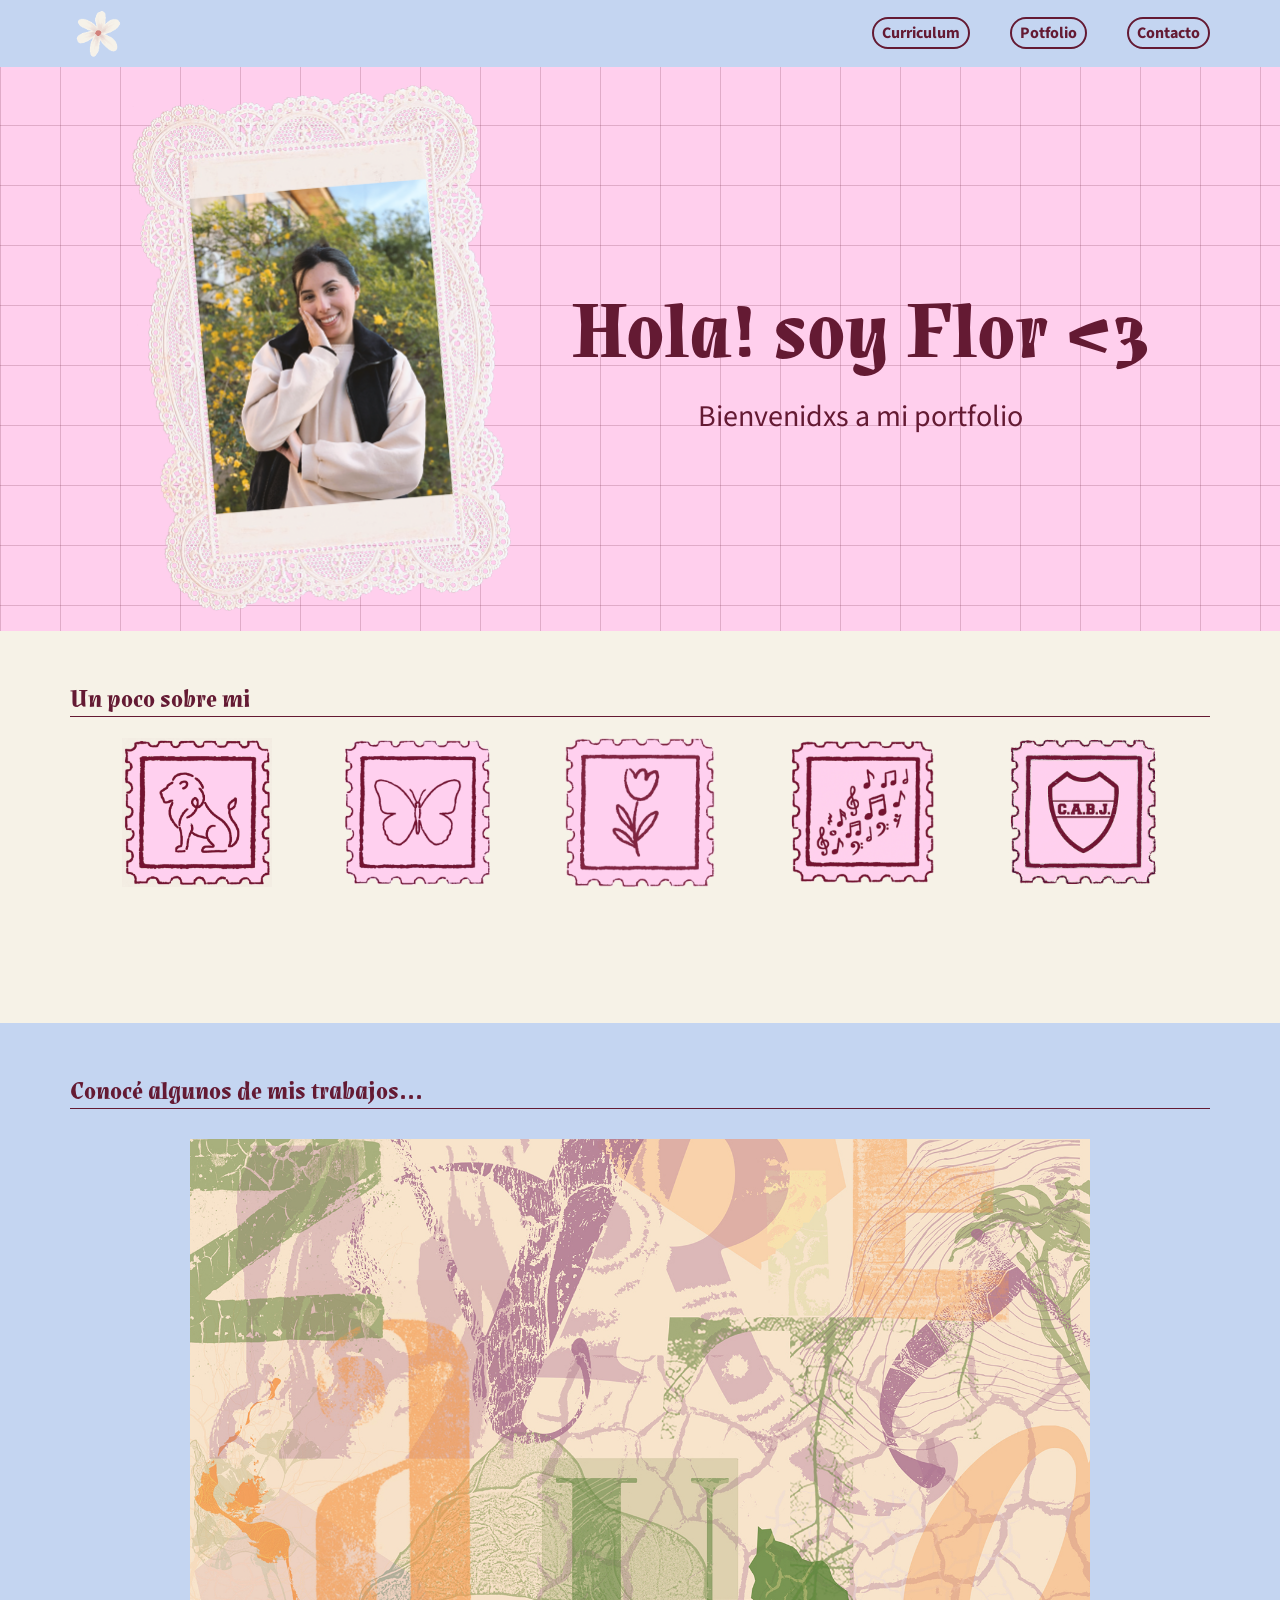
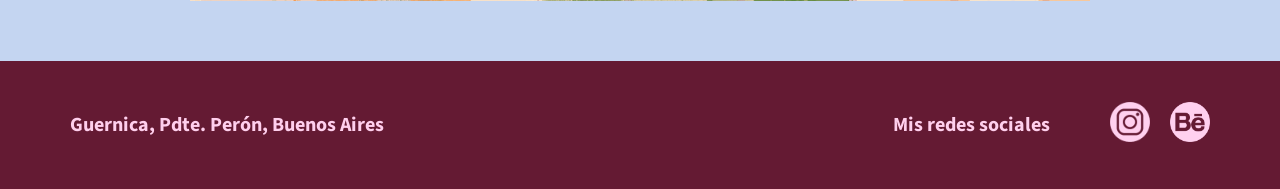
<file: index.html>
<!DOCTYPE html>
<html lang="es">

<head>
    <meta charset="utf-8" />
    <title>Florencia Costas</title>
    <link href="estilos.css" rel="stylesheet" type="text/css">
    <link rel="icon" href="img/icon.png" type="image/png">
    <style>
        @import url('https://fonts.googleapis.com/css2?family=Source+Sans+3:ital,wght@0,200..900;1,200..900&display=swap');
    </style>
</head>

<body>
    <header>
        <img src="img/flor-blanca.gif" alt="Florgif" width="60">
        <nav class="navegador">
            <a href="curriculum.html"> Curriculum</a>
            <a href="portfolio.html"> Potfolio</a>
            <a href="contacto.html"> Contacto</a>
        </nav>
    </header>

    <main>
        <section class="presentacion">
            <img src="img/florencia-img-portfolio.png" alt="Foto de Florencia Costas" width="380">
            <div class="texto-presentacion">
                <h1>Hola! soy Flor <3 </h1>
                    <h2>Bienvenidxs a mi portfolio</h2>
            </div>
        </section>

        <section class="mi-info">
            <h3>Un poco sobre mi</h3>
            <div class="estampillas">
                <div class="estampilla">
                    <img src="img/estampilla-leon_rosa.png" alt="Signo Leo" width="150">
                    <p class="descripcion">
                        Nací un 7 de agosto, soy de leo y sí, me gusta la astrología...
                    </p>
                </div>
                <div class="estampilla">
                    <img src="img/estampilla-mariposa_rosa.png" alt="Mariposa" width="150">
                    <p class="descripcion">
                        Me gustan mucho las mariposas, me parecen muy hermosas!
                    </p>
                </div>
                <div class="estampilla">
                    <img src="img/estampilla-flor_rosa-arreglada.png" alt="Flor" width="150">
                    <p class="descripcion">
                        Las flores me encantan y todo lo relacionado a la naturaleza.
                    </p>
                </div>
                <div class="estampilla">
                    <img src="img/estampilla-musica_rosa.png" alt="Musica" width="150">
                    <p class="descripcion">
                        De música, me gusta mucho escuchar rock nacional!
                    </p>
                </div>
                <div class="estampilla">
                    <img src="img/estampilla-boca_rosa.png" alt="Boca Juniors" width="150">
                    <p class="descripcion">
                        Me gusta mirar partidos de fútbol y obvio, soy hincha de Boocaaa
                    </p>
                </div>
            </div>
        </section>

        <section class="mi-portfolio">
            <h3>Conocé algunos de mis trabajos...</h3>
            <a href="portfolio.html" class="tarjeta-portfolio">
                <img src="img/atlas_5.jpg" alt="Imagen de un trabajo para el portfolio">
                <div class="capa-portfolio">
                    <h4>Mi Portfolio</h4>
                </div>
            </a>
        </section>
    </main>

    <footer>
        <p>Guernica, Pdte. Perón, Buenos Aires</p>
        <div class="redes">
            <p>Mis redes sociales</p>
            <ul class="redes">
                <li>
                    <a href="https://www.instagram.com/florrcostas/" target="_blank">
                        <img src="img/instagram.png" alt="instagram" width="40">
                    </a>
                </li>
                <li>
                    <a href="https://www.behance.net/florenciacostas" target="_blank">
                        <img src="img/behance.png" alt="Behance" width="40">
                    </a>
                </li>
            </ul>
        </div>
    </footer>
</body>
</file>
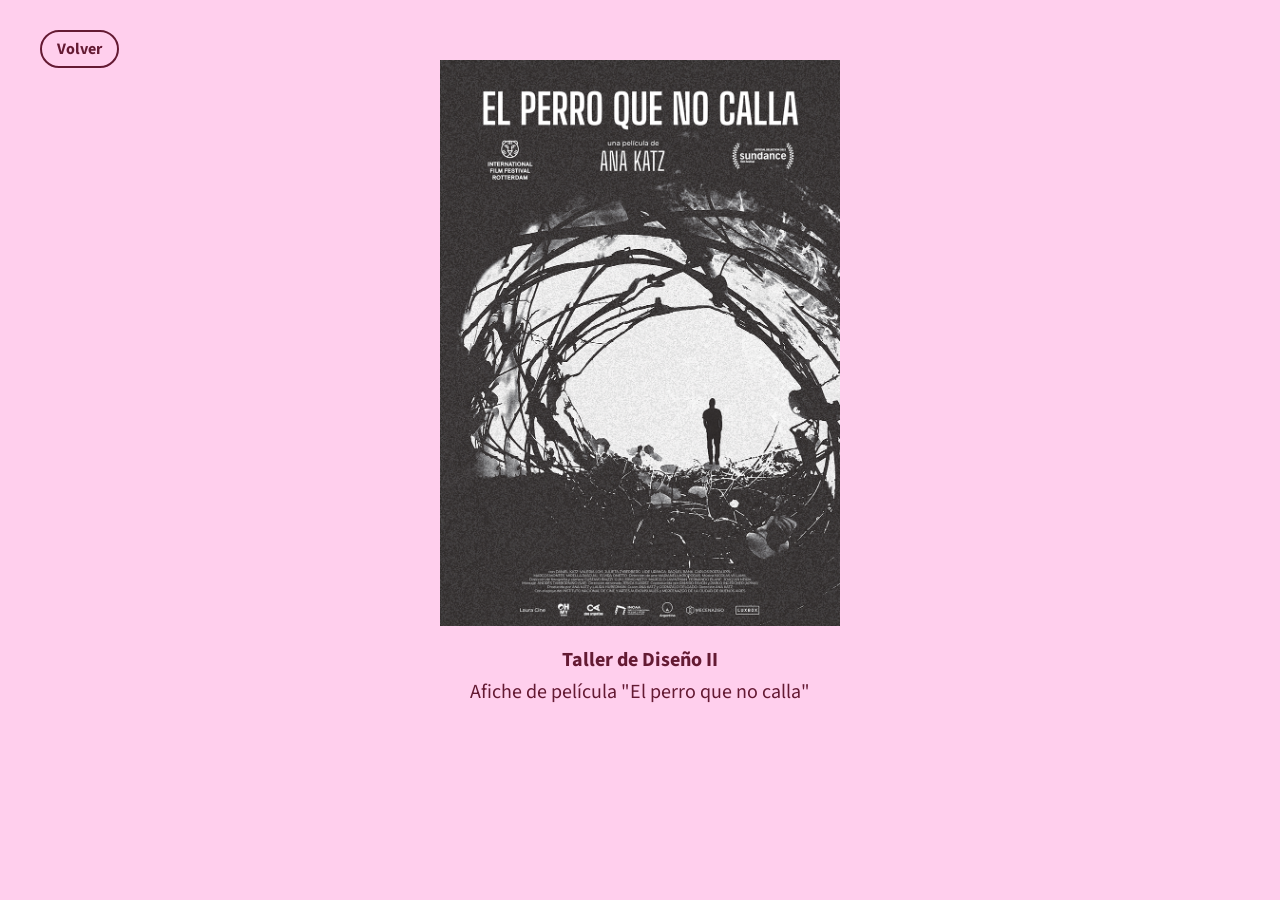
<file: afiche_pelicula.html>
<!DOCTYPE html>
<html lang="es">

<head>
    <meta charset="utf-8" />
    <title>Florencia Costas</title>
    <link href="estilos.css" rel="stylesheet" type="text/css">
    <link rel="icon" href="img/icon.png" type="image/png">
    <style>
        @import url('https://fonts.googleapis.com/css2?family=Source+Sans+3:ital,wght@0,200..900;1,200..900&display=swap');
    </style>
</head>

<body>
    <a href="portfolio.html" class="boton-volver">Volver</a>

    <main class="pagina-proyecto">
        <section class="detalle-proyecto">
            <img src="img/afiche_pelicula.jpg" alt="Afiche de película" width="400px">
                <h2>Taller de Diseño II </h2>
                <p>Afiche de película "El perro que no calla"</p>
        </section>
    </main>
</body>
</file>
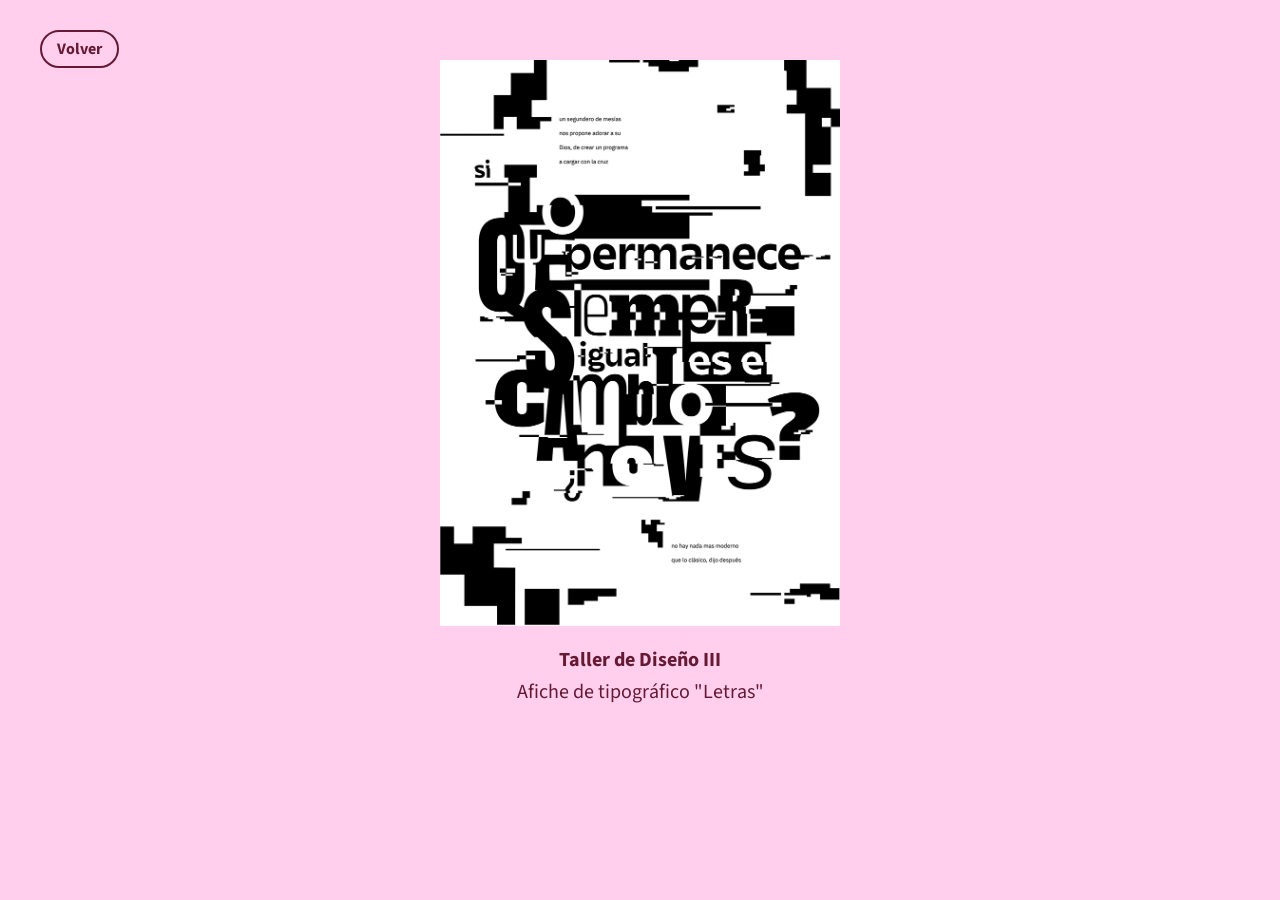
<file: afiche_tipografico.html>
<!DOCTYPE html>
<html lang="es">

<head>
    <meta charset="utf-8" />
    <title>Florencia Costas</title>
    <link href="estilos.css" rel="stylesheet" type="text/css">
    <link rel="icon" href="img/icon.png" type="image/png">
    <style>
        @import url('https://fonts.googleapis.com/css2?family=Source+Sans+3:ital,wght@0,200..900;1,200..900&display=swap');
    </style>
</head>

<body>
    <a href="portfolio.html" class="boton-volver">Volver</a>

    <main class="pagina-proyecto">
        <section class="detalle-proyecto">
            <img src="img/afiche_tipografico.jpg" alt="Afiche tipográfico" width="400px">
                <h2>Taller de Diseño III </h2>
                <p>Afiche de tipográfico "Letras"</p>
        </section>
    </main>
</body>
</file>
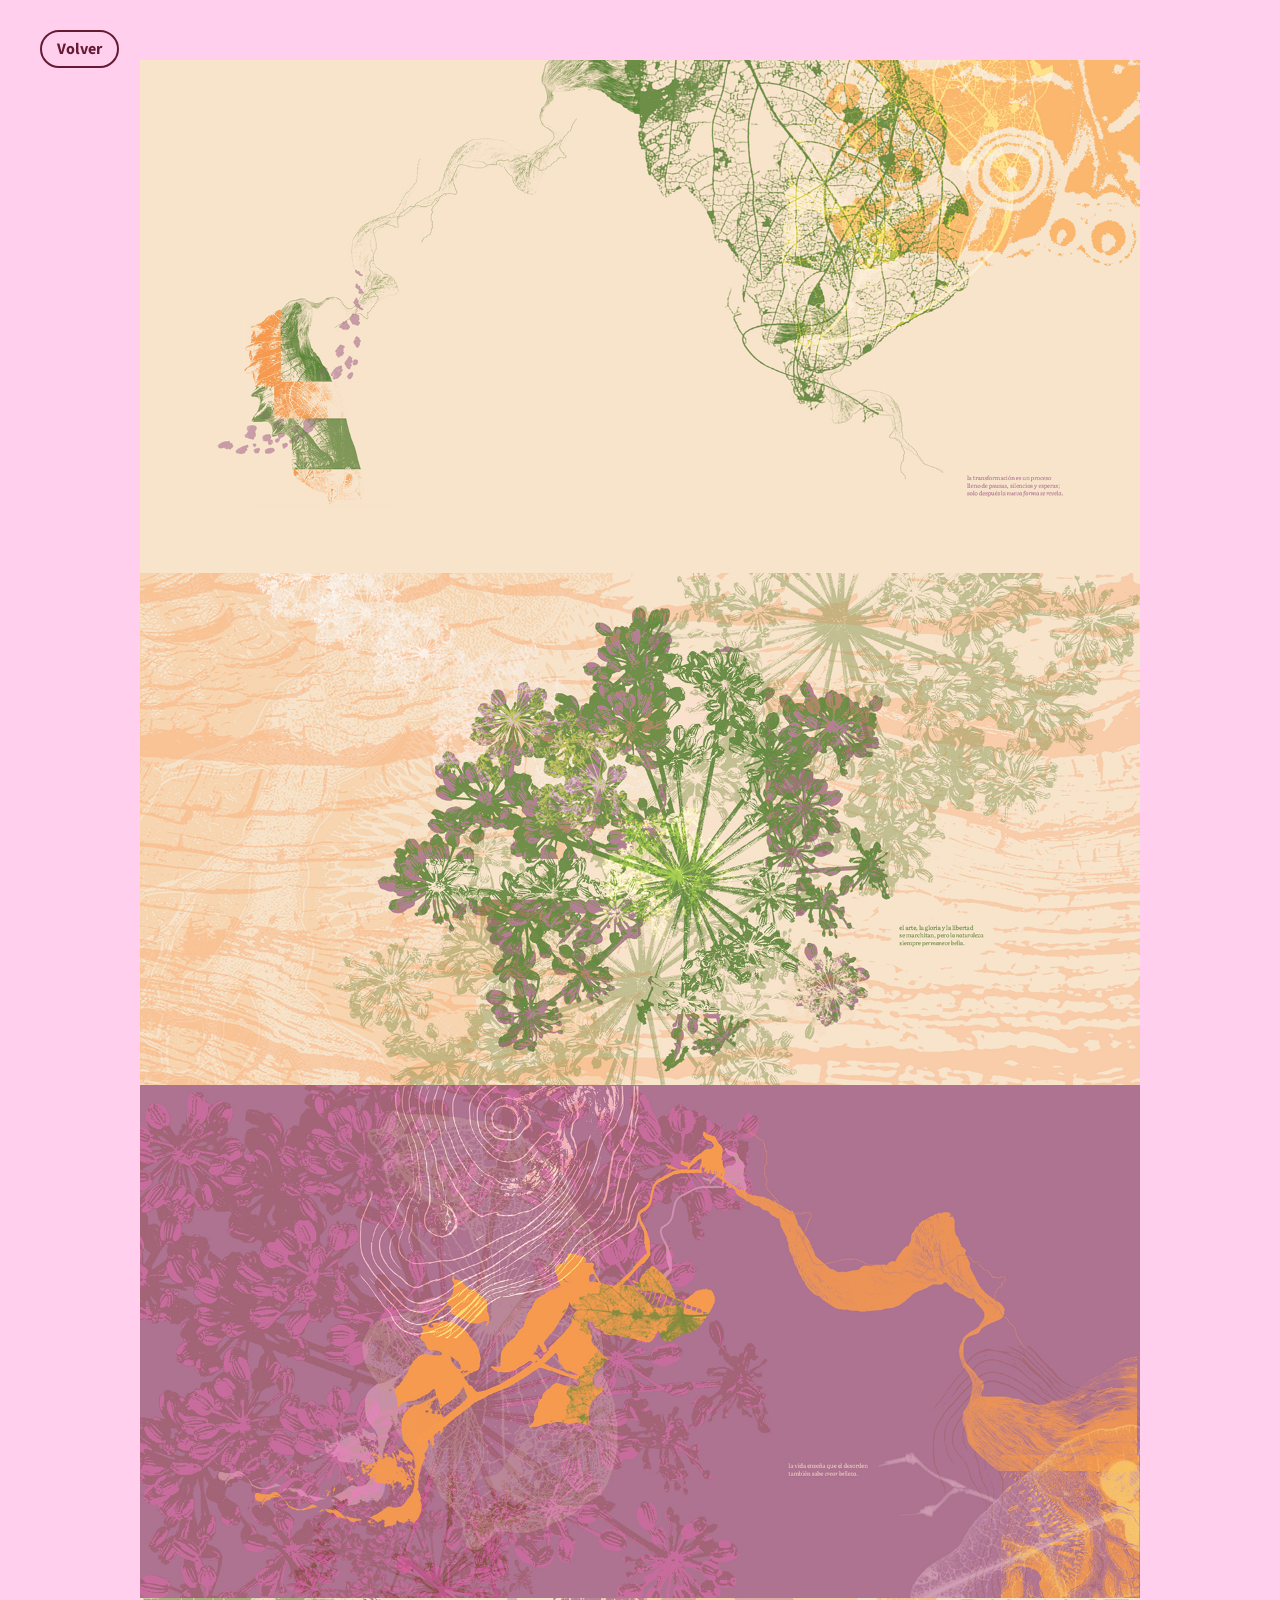
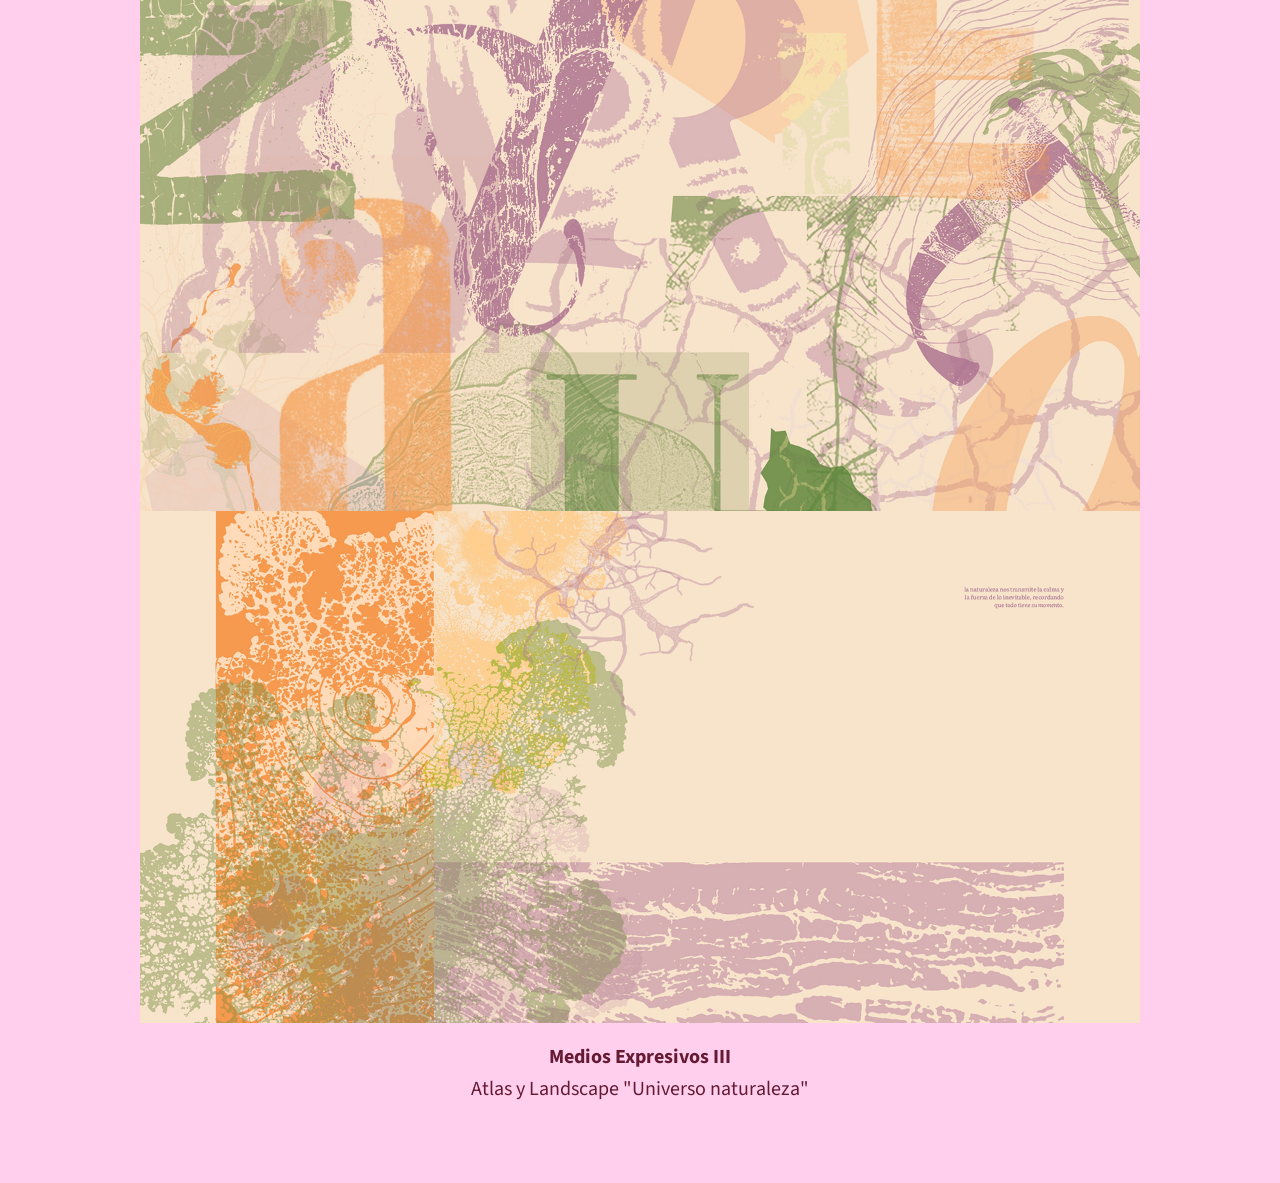
<file: atlas.html>
<!DOCTYPE html>
<html lang="es">

<head>
    <meta charset="utf-8" />
    <title>Florencia Costas</title>
    <link href="estilos.css" rel="stylesheet" type="text/css">
    <link rel="icon" href="img/icon.png" type="image/png">
    <style>
        @import url('https://fonts.googleapis.com/css2?family=Source+Sans+3:ital,wght@0,200..900;1,200..900&display=swap');
    </style>
</head>

<body>
    <a href="portfolio.html" class="boton-volver">Volver</a>

    <main class="pagina-proyecto">
        <section class="detalle-proyecto">
            <img src="img/atlas_2.jpg" alt="Atlas y Landscape" width="1000px">
            <img src="img/atlas_3.jpg" alt="Atlas y Landscape" width="1000px">
            <img src="img/atlas_4.jpg" alt="Atlas y Landscape" width="1000px">
            <img src="img/atlas_5.jpg" alt="Atlas y Landscape" width="1000px">
            <img src="img/atlas_6.jpg" alt="Atlas y Landscape" width="1000px">
                <h2>Medios Expresivos III </h2>
                <p>Atlas y Landscape "Universo naturaleza"</p>
        </section>
    </main>
</body>
</file>
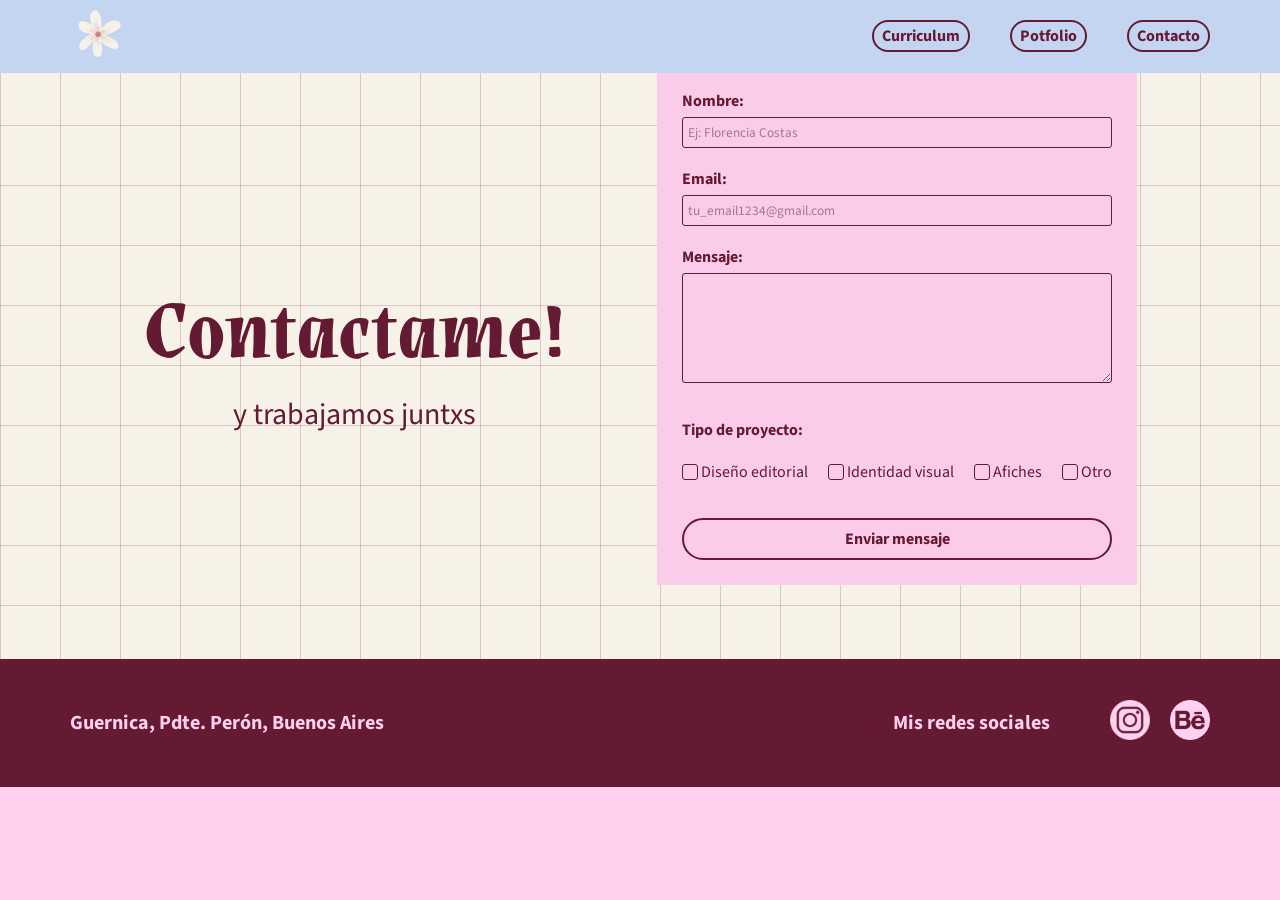
<file: contacto.html>
<!DOCTYPE html>
<html lang="es">

<head>
    <meta charset="utf-8" />
    <title>Florencia Costas</title>
    <link href="estilos.css" rel="stylesheet" type="text/css">
    <link rel="icon" href="img/icon.png" type="image/png">
    <style>
        @import url('https://fonts.googleapis.com/css2?family=Source+Sans+3:ital,wght@0,200..900;1,200..900&display=swap');
    </style>
</head>

<body>
    <header>
        <a href="index.html">
        <img src="img/flor-blanca.gif" alt="Volver al inicio" width="60">
        </a>
        <nav class="navegador">
            <a href="curriculum.html"> Curriculum</a>
            <a href="portfolio.html"> Potfolio</a>
            <a href="contacto.html"> Contacto</a>
        </nav>
    </header>

    <main>
        <section class="contactame">
            <div class="titulo-contacto">
                <h1>Contactame!</h1>
                <h2>y trabajamos juntxs</h2>
            </div>

            <form class="formulario" method="post" action="" target="_blank" enctype="text/plain">
                <div class="campo">
                    <label for="nombre">Nombre:</label>
                    <input type="text" name="Nombre" id="Nombre" maxlength="25" placeholder="Ej: Florencia Costas"
                        required>
                </div>

                <div class="campo">
                    <label for="email">Email:</label>
                    <input type="email" name="Email" id="Email" placeholder="tu_email1234@gmail.com" required>
                </div>

                <div class="campo">
                    <label form="mensaje">Mensaje:</label>
                    <textarea id="Mensaje" name="Mensaje"></textarea>
                </div>

                <p class="titulo-proyecto">Tipo de proyecto:</p>
                <div class="opciones-proyecto">
                    <label><input type="checkbox" name="Proyecto" value="Editorial">Diseño editorial</label>
                    <label><input type="checkbox" name="Proyecto" value="Identidad-visual">Identidad visual</label>
                    <label><input type="checkbox" name="Proyecto" value="Afiches">Afiches</label>
                    <label><input type="checkbox" name="Proyecto" value="Otro">Otro</label>
                </div>
                <button type="submit" class="boton-enviar">
                    Enviar mensaje
                </button>
            </form>
        </section>
    </main>

    <footer>
        <p>Guernica, Pdte. Perón, Buenos Aires</p>
        <div class="redes">
            <p>Mis redes sociales</p>
            <ul class="redes">
                <li>
                    <a href="https://www.instagram.com/florrcostas/" target="_blank">
                        <img src="img/instagram.png" alt="instagram" width="40">
                    </a>
                </li>
                <li>
                    <a href="https://www.behance.net/florenciacostas" target="_blank">
                        <img src="img/behance.png" alt="Behance" width="40">
                    </a>
                </li>
            </ul>
        </div>
    </footer>
</body>
</file>
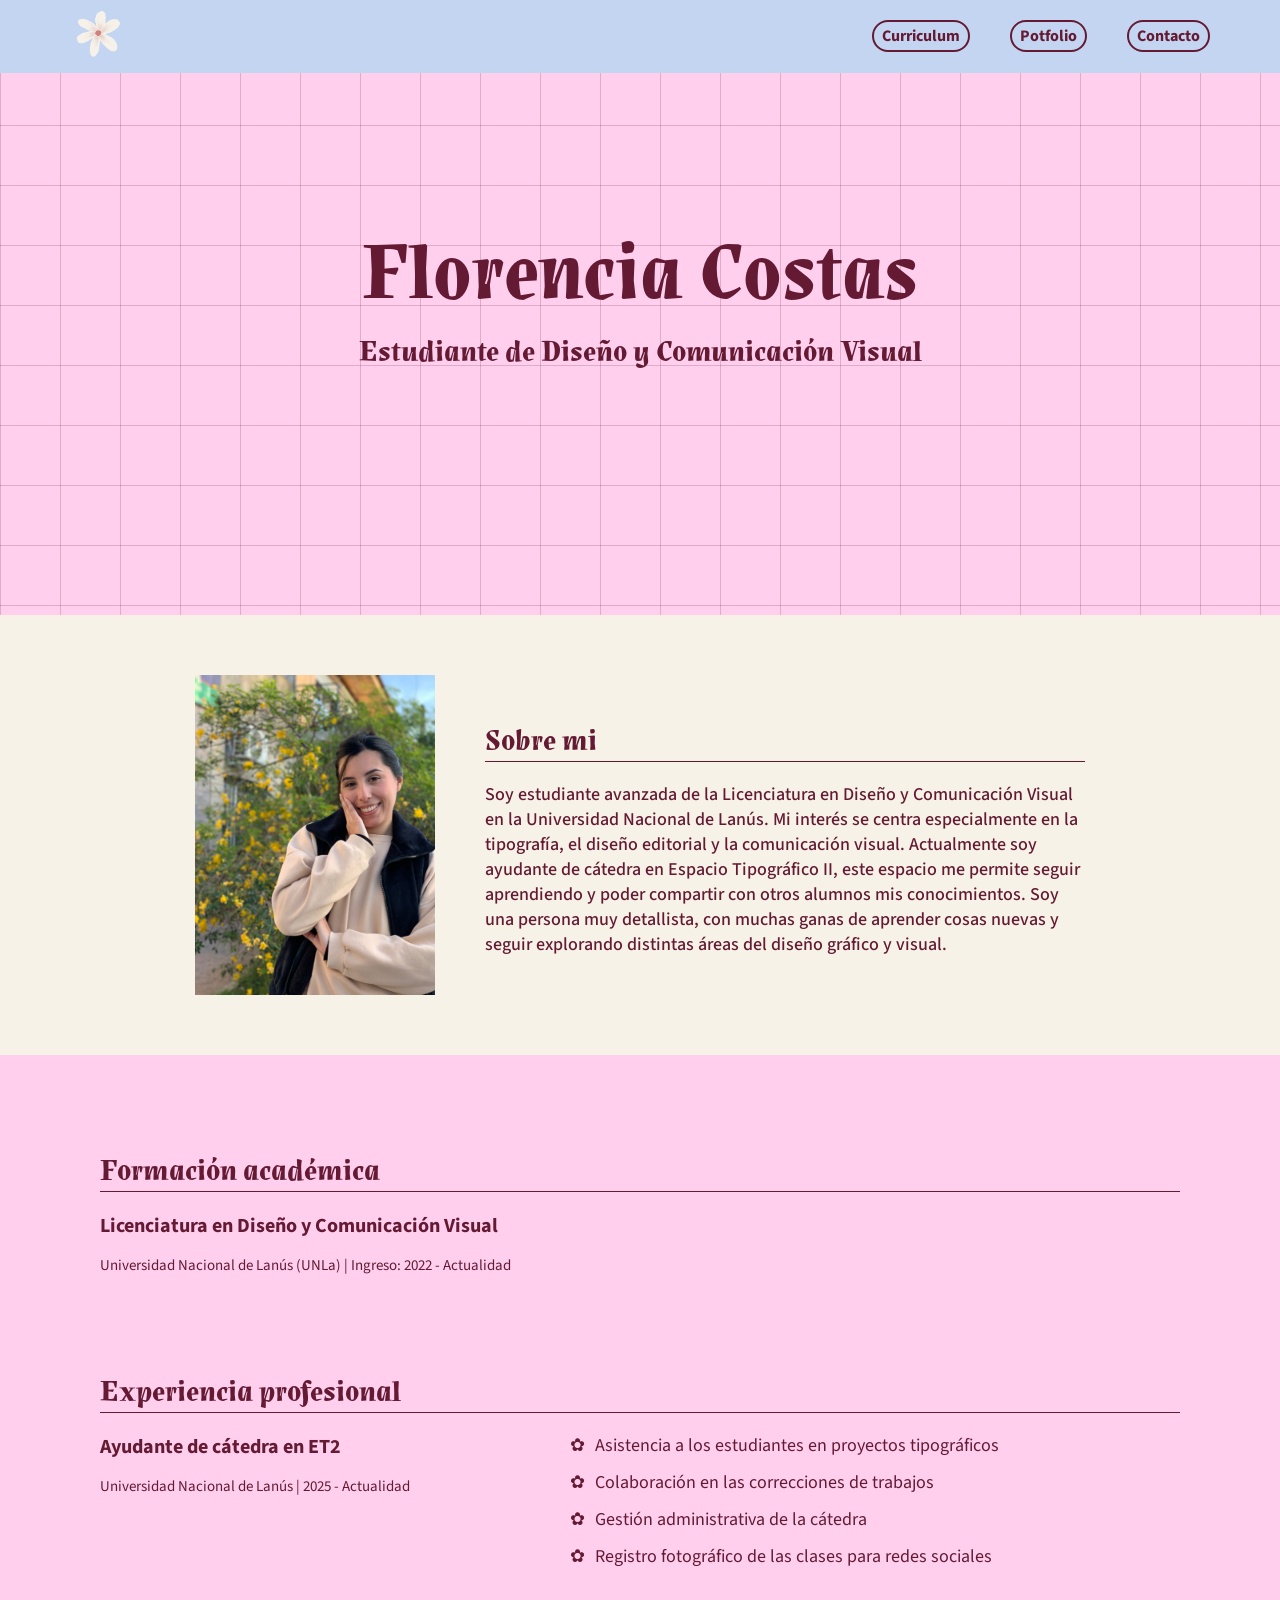
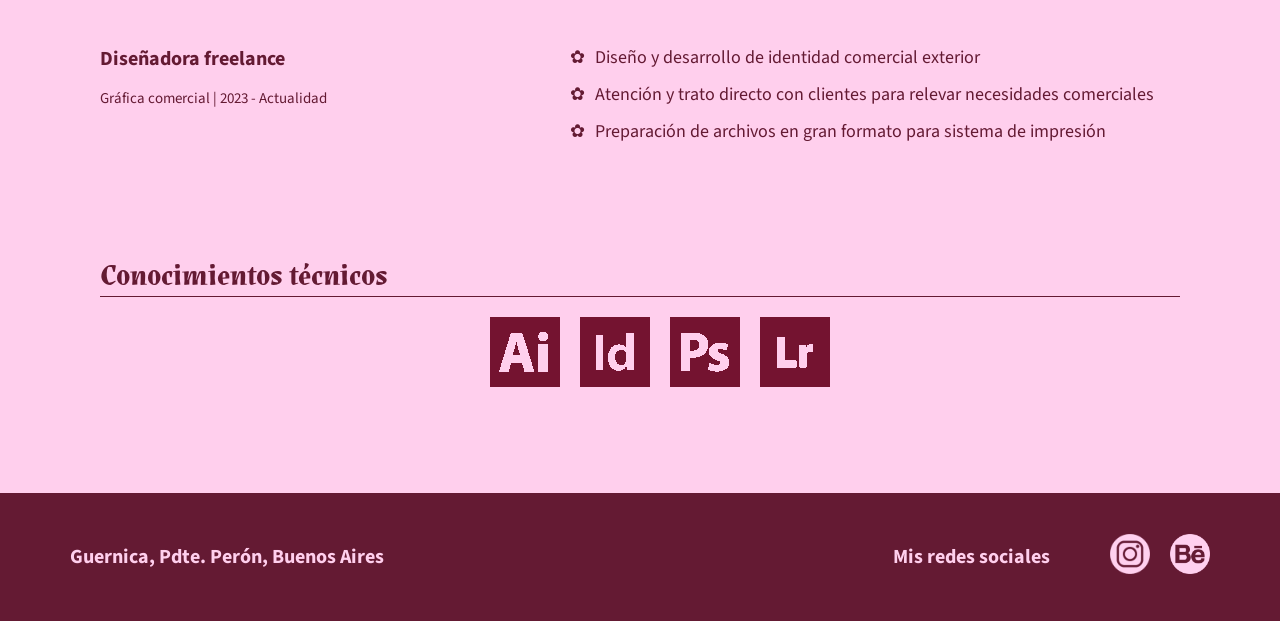
<file: curriculum.html>
<!DOCTYPE html>
<html lang="es">

<head>
    <meta charset="utf-8" />
    <title>Florencia Costas</title>
    <link href="estilos.css" rel="stylesheet" type="text/css">
    <link rel="icon" href="img/icon.png" type="image/png">
    <style>
        @import url('https://fonts.googleapis.com/css2?family=Source+Sans+3:ital,wght@0,200..900;1,200..900&display=swap');
    </style>
</head>

<body>
    <header class="inicio">
        <a href="index.html">
            <img src="img/flor-blanca.gif" alt="Volver al inicio" width="60">
        </a>
        <nav class="navegador">
            <a href="curriculum.html"> Curriculum</a>
            <a href="portfolio.html"> Potfolio</a>
            <a href="contacto.html"> Contacto</a>
        </nav>
    </header>

    <main>
        <section class="titulo-cv">
            <h1>Florencia Costas</h1>
            <h2>Estudiante de Diseño y Comunicación Visual</h2>
        </section>

        <section class="sobre-mi">
            <img src="img/florencia-costas-foto.jpg" alt="Foto de Florencia Costas" width="240" />
            <article class="soy">
                <h3>Sobre mi</h3>
                <p>Soy estudiante avanzada de la Licenciatura en Diseño y Comunicación Visual en la Universidad Nacional
                    de Lanús. Mi interés se centra especialmente en la tipografía, el diseño editorial y la comunicación
                    visual. Actualmente soy ayudante de cátedra en Espacio Tipográfico II, este espacio me permite
                    seguir aprendiendo y poder compartir con otros alumnos mis conocimientos.
                    Soy una persona muy detallista, con muchas ganas de aprender cosas nuevas y seguir explorando
                    distintas áreas del diseño gráfico y visual.</p>
            </article>
        </section>

        <section class="formacion">
            <h3>Formación académica</h3>
            <article>
                <h4>Licenciatura en Diseño y Comunicación Visual</h4>
                <p>Universidad Nacional de Lanús (UNLa) | Ingreso: 2022 - Actualidad</p>
            </article>
        </section>

        <section class="experiencia">
            <h3>Experiencia profesional</h3>
            <article class="exp-item">
                <div class="exp-titulo">
                    <h4>Ayudante de cátedra en ET2</h4>
                    <p>Universidad Nacional de Lanús | 2025 - Actualidad</p>
                </div>
                <div class="exp-descripcion">
                    <ul>
                        <li>Asistencia a los estudiantes en proyectos tipográficos</li>
                        <li>Colaboración en las correcciones de trabajos</li>
                        <li>Gestión administrativa de la cátedra</li>
                        <li>Registro fotográfico de las clases para redes sociales</li>
                    </ul>
                </div>
            </article>

            <article class="exp-item">
                <div class="exp-titulo">
                    <h4>Diseñadora freelance</h4>
                    <p>Gráfica comercial | 2023 - Actualidad</p>
                </div>
                <div class="exp-descripcion">
                    <ul>
                        <li>Diseño y desarrollo de identidad comercial exterior</li>
                        <li>Atención y trato directo con clientes para relevar necesidades comerciales</li>
                        <li>Preparación de archivos en gran formato para sistema de impresión</li>
                    </ul>
                </div>
            </article>
        </section>

        <section class="conocimientos">
            <h3>Conocimientos técnicos</h3>
            <div>
                <ul class="herramientas">
                    <li><img src="img/illus.png" alt="Illustratror"></li>
                    <li><img src="img/ind.png" alt="Indesign"></li>
                    <li><img src="img/photoshop.png" alt="Photoshop"></li>
                    <li><img src="img/lr.png" alt="Lr"></li>
                </ul>
            </div>
        </section>
    </main>

    <footer>
        <p>Guernica, Pdte. Perón, Buenos Aires</p>
        <div class="redes">
            <p>Mis redes sociales</p>
            <ul class="redes">
                <li>
                    <a href="https://www.instagram.com/florrcostas/" target="_blank">
                        <img src="img/instagram.png" alt="instagram" width="40">
                    </a>
                </li>
                <li>
                    <a href="https://www.behance.net/florenciacostas" target="_blank">
                        <img src="img/behance.png" alt="Behance" width="40">
                    </a>
                </li>
            </ul>
        </div>
    </footer>
</body>

</html>
</file>
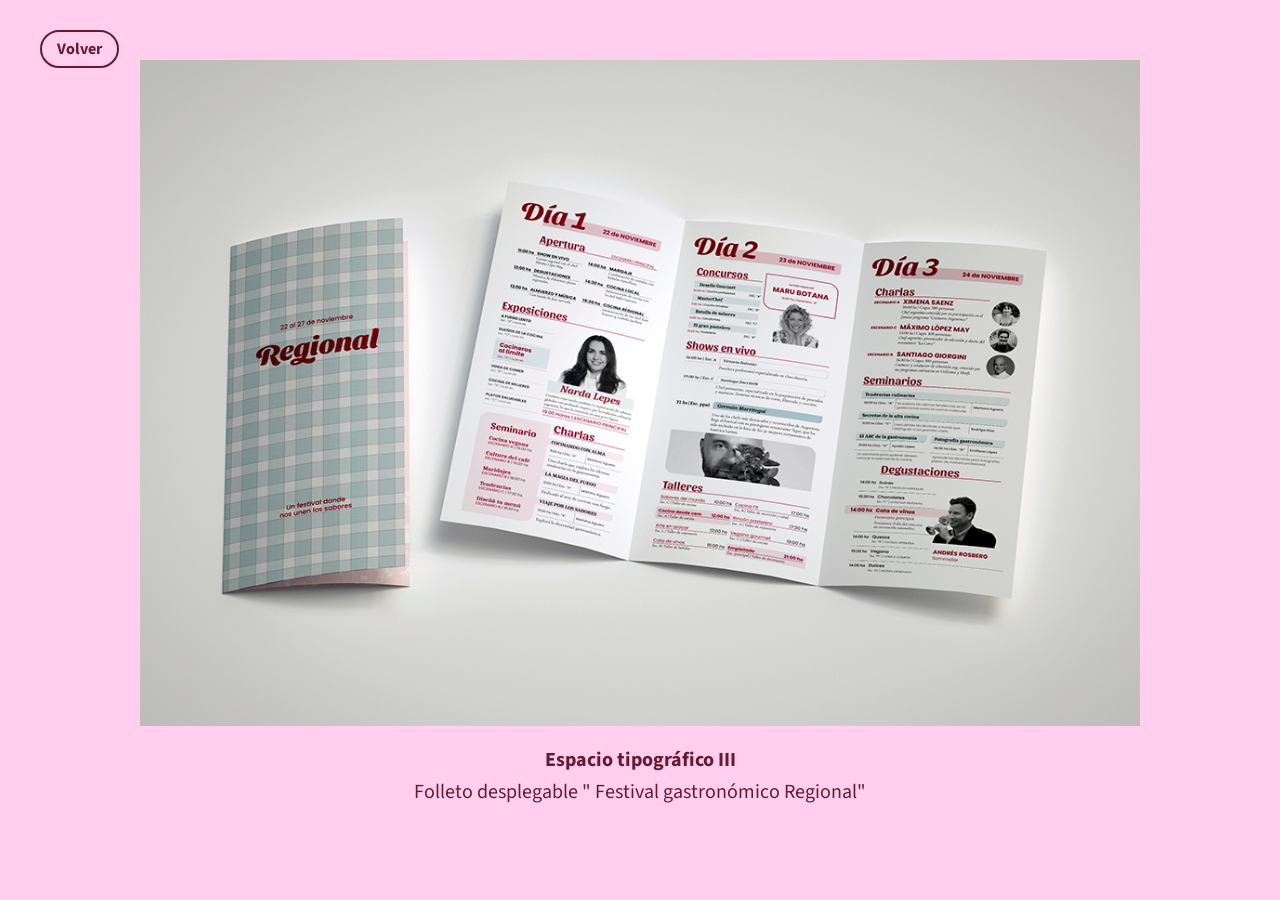
<file: desplegable.html>
<!DOCTYPE html>
<html lang="es">

<head>
    <meta charset="utf-8" />
    <title>Florencia Costas</title>
    <link href="estilos.css" rel="stylesheet" type="text/css">
    <link rel="icon" href="img/icon.png" type="image/png">
    <style>
        @import url('https://fonts.googleapis.com/css2?family=Source+Sans+3:ital,wght@0,200..900;1,200..900&display=swap');
    </style>
</head>

<body>
    <a href="portfolio.html" class="boton-volver">Volver</a>

    <main class="pagina-proyecto">
        <section class="detalle-proyecto">
            <img src="img/desplegable.jpg" alt="Desplegable" width="1000px">
                <h2>Espacio tipográfico III </h2>
                <p>Folleto desplegable " Festival gastronómico Regional"</p>
        </section>
    </main>
</body>
</file>
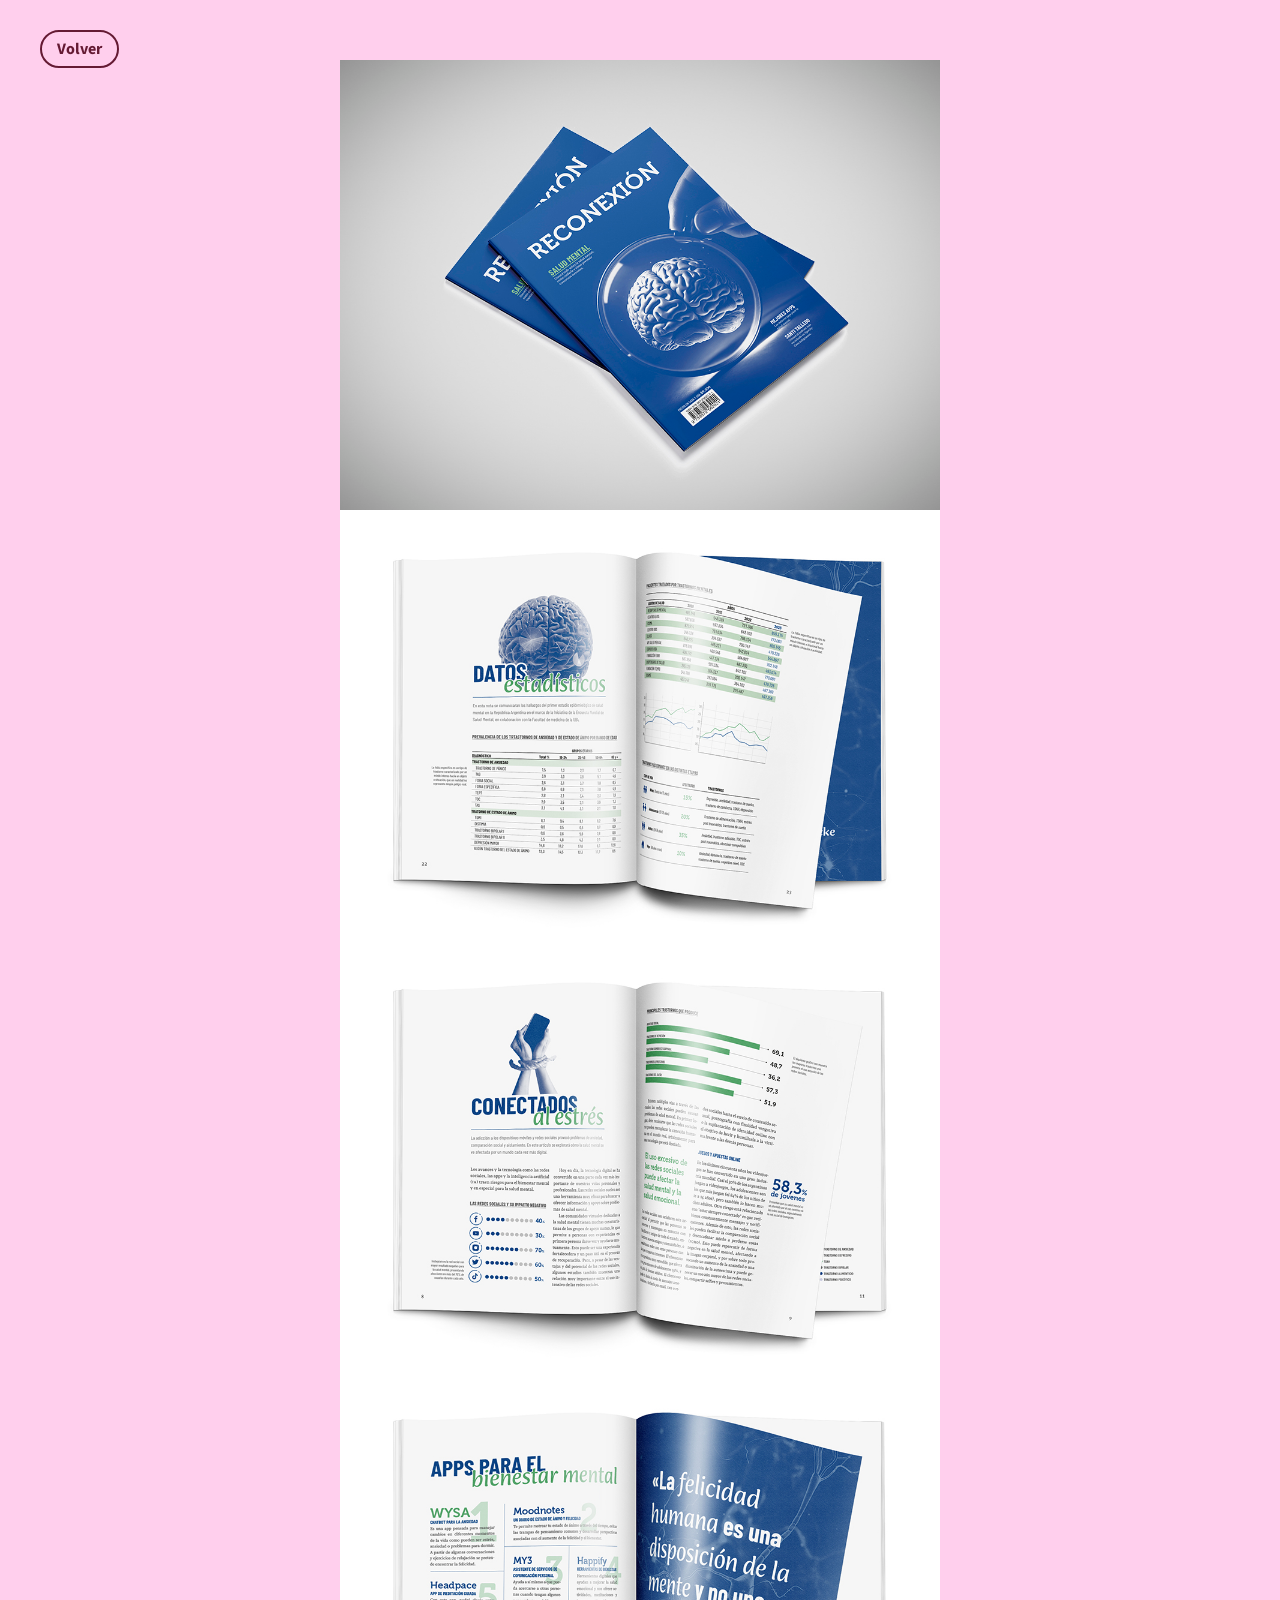
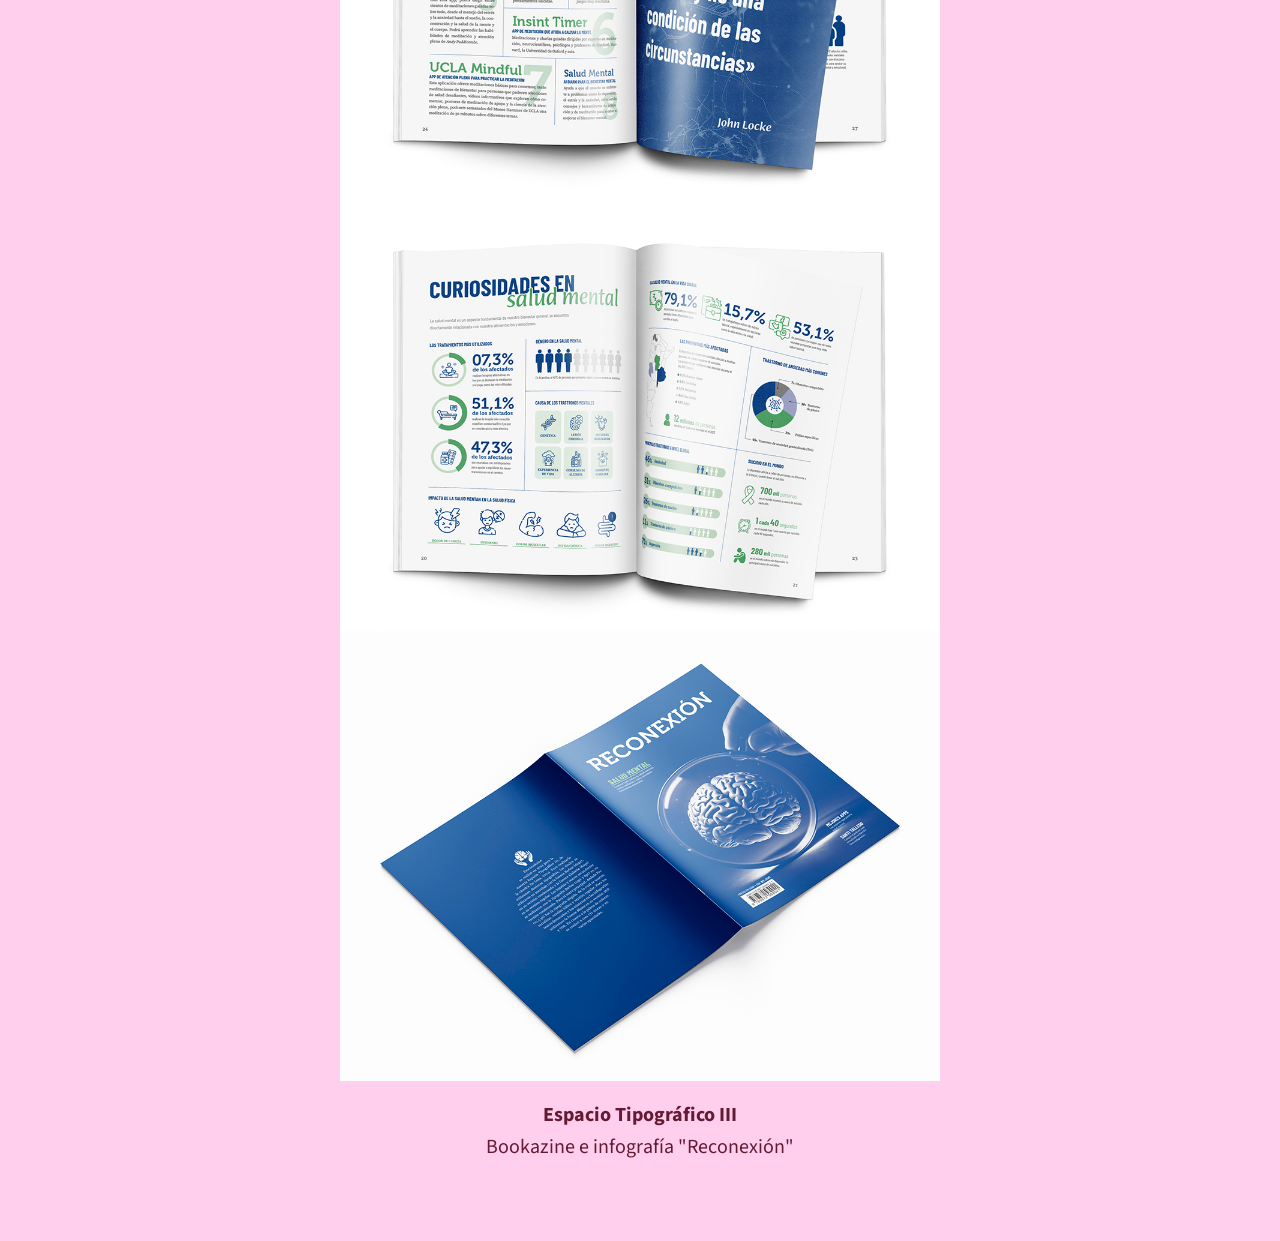
<file: editorial.html>
<!DOCTYPE html>
<html lang="es">

<head>
    <meta charset="utf-8" />
    <title>Florencia Costas</title>
    <link href="estilos.css" rel="stylesheet" type="text/css">
    <link rel="icon" href="img/icon.png" type="image/png">
    <style>
        @import url('https://fonts.googleapis.com/css2?family=Source+Sans+3:ital,wght@0,200..900;1,200..900&display=swap');
    </style>
</head>

<body>
    <a href="portfolio.html" class="boton-volver">Volver</a>

    <main class="pagina-proyecto">
        <section class="detalle-proyecto">
            <img src="img/editorial_2.jpg" alt="Diseño editorial" width="600px">
            <img src="img/editorial_3.jpg" alt="Diseño editorial" width="600px">
            <img src="img/editorial_4.jpg" alt="Diseño editorial" width="600px">
            <img src="img/editorial_5.jpg" alt="Diseño editorial" width="600px">
            <img src="img/editorial_6.jpg" alt="Diseño editorial" width="600px">
            <img src="img/editorial_7.jpg" alt="Diseño editorial" width="600px">
                <h2>Espacio Tipográfico III </h2>
                <p>Bookazine e infografía "Reconexión"</p>
        </section>
    </main>
</body>
</file>
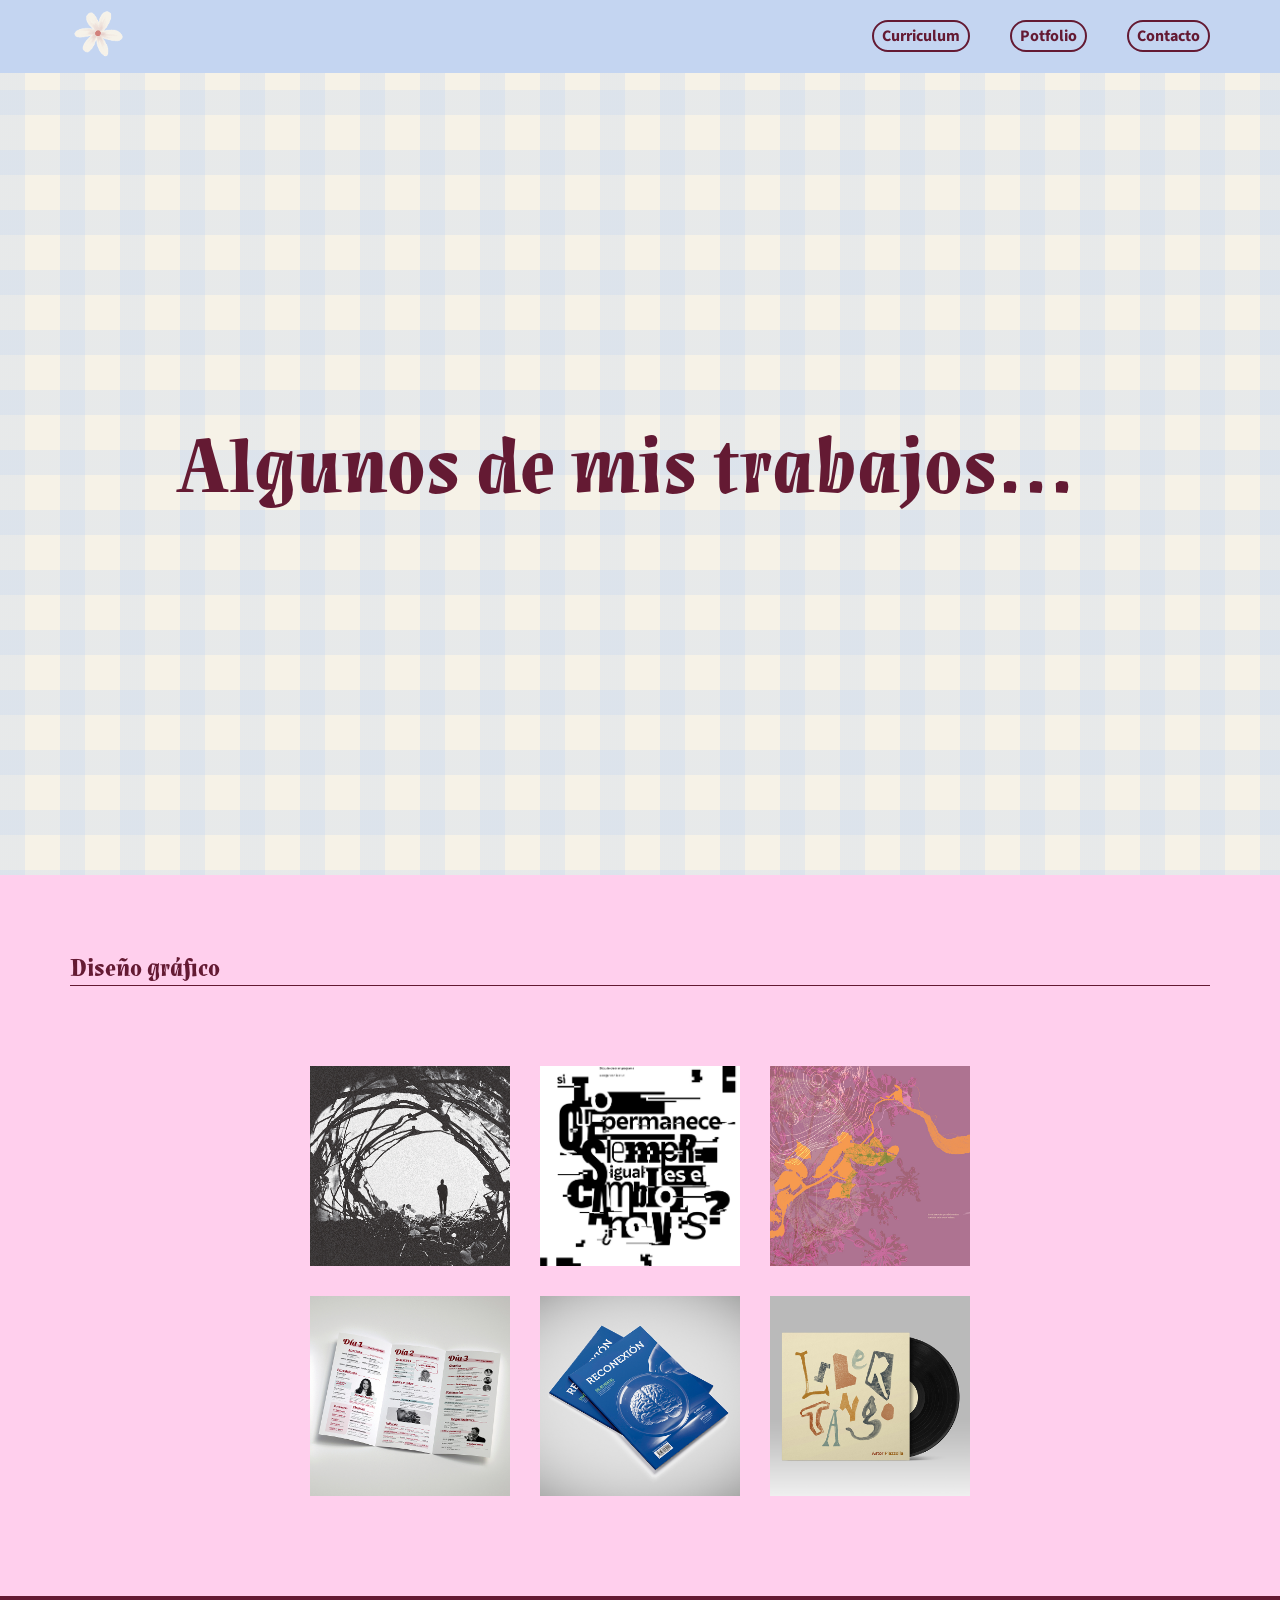
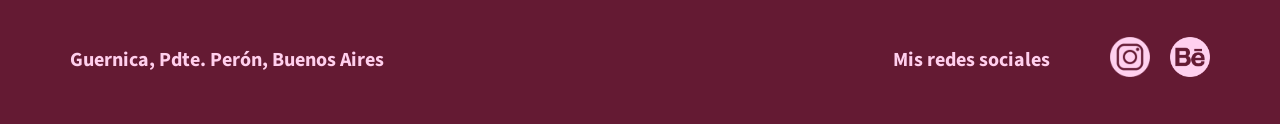
<file: portfolio.html>
<!DOCTYPE html>
<html lang="es">

<head>
    <meta charset="utf-8" />
    <title>Florencia Costas</title>
    <link href="estilos.css" rel="stylesheet" type="text/css">
    <link rel="icon" href="img/icon.png" type="image/png">
    <style>
        @import url('https://fonts.googleapis.com/css2?family=Source+Sans+3:ital,wght@0,200..900;1,200..900&display=swap');
    </style>
</head>

<body>
    <header>
        <a href="index.html">
            <img src="img/flor-blanca.gif" alt="Volver al inicio" width="60">
        </a>
        <nav class="navegador">
            <a href="curriculum.html"> Curriculum</a>
            <a href="portfolio.html"> Potfolio</a>
            <a href="contacto.html"> Contacto</a>
        </nav>
    </header>

    <main>
        <section class="portfolio-pres">
            <h1>Algunos de mis trabajos...</h1>
        </section>
        <div class="titulo-galeria">
            <h3>Diseño gráfico</h3>
        </div>
        <section class="galeria">
            <div class="proyecto">
                <a href="afiche_pelicula.html">
                    <img src="img/afiche_pelicula_portfolio.jpg" alt="Afiche de película" width="200px">
                </a>
            </div>

            <div class="proyecto">
                <a href="afiche_tipografico.html">
                    <img src="img/afiche_tipografico_portfolio.jpg" alt="Afiche tipográfico" width="200px">
                </a>
            </div>

            <div class="proyecto">
                <a href="atlas.html">
                    <img src="img/atlas_portfolio.jpg" alt="Atlas y Landscape" width="200px">
                </a>
            </div>

            <div class="proyecto">
                <a href="desplegable.html">
                    <img src="img/desplegable_portfolio.jpg" alt="Desplegable editroial" width="200px">
                </a>
            </div>

            <div class="proyecto">
                <a href="editorial.html">
                    <img src="img/editorial_2_portfolio.jpg" alt="Diseño editorial" width="200px">
                </a>
            </div>

            <div class="proyecto">
                <a href="tapa_disco.html">
                    <img src="img/tapa_disco_portfolio.jpg" alt="Tapa de disco" width="200px">
                </a>
            </div>
        </section>
    </main>

    <footer>
        <p>Guernica, Pdte. Perón, Buenos Aires</p>
        <div class="redes">
            <p>Mis redes sociales</p>
            <ul class="redes">
                <li>
                    <a href="https://www.instagram.com/florrcostas/" target="_blank">
                        <img src="img/instagram.png" alt="instagram" width="40">
                    </a>
                </li>
                <li>
                    <a href="https://www.behance.net/florenciacostas" target="_blank">
                        <img src="img/behance.png" alt="Behance" width="40">
                    </a>
                </li>
            </ul>
        </div>
    </footer>
</body>
</file>
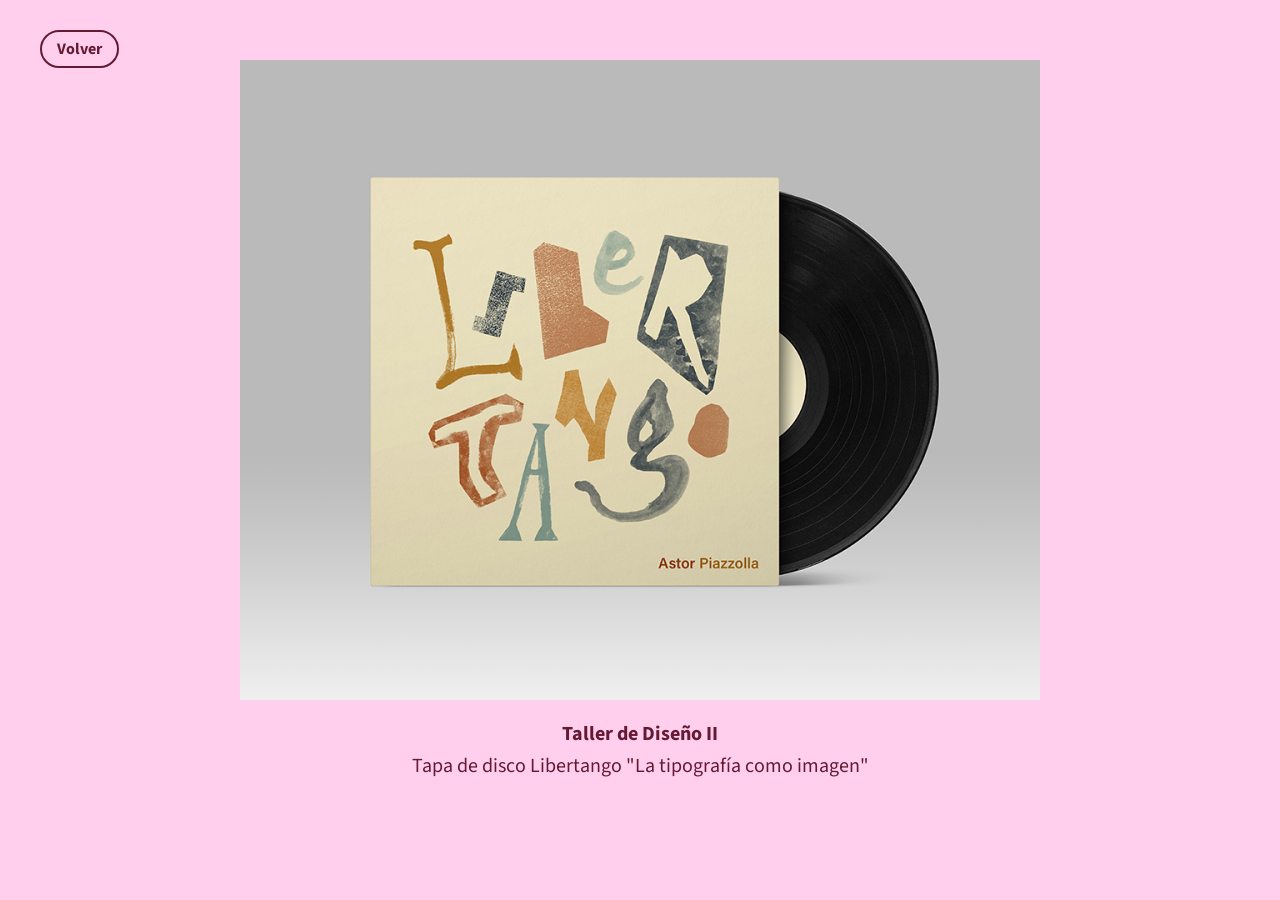
<file: tapa_disco.html>
<!DOCTYPE html>
<html lang="es">

<head>
    <meta charset="utf-8" />
    <title>Florencia Costas</title>
    <link href="estilos.css" rel="stylesheet" type="text/css">
    <link rel="icon" href="img/icon.png" type="image/png">
    <style>
        @import url('https://fonts.googleapis.com/css2?family=Source+Sans+3:ital,wght@0,200..900;1,200..900&display=swap');
    </style>
</head>

<body>
    <a href="portfolio.html" class="boton-volver">Volver</a>

    <main class="pagina-proyecto">
        <section class="detalle-proyecto">
            <img src="img/tapa_disco.jpg" alt="Tapa de disco" width="800px">
                <h2>Taller de Diseño II </h2>
                <p>Tapa de disco Libertango "La tipografía como imagen"</p>
        </section>
    </main>
</body>
</file>
<file: estilos.css>
/*CSS DOCUMENT*/
@charset "UTF-8";

/*configuraciones generales*/
@font-face {
    font-family: "Sincopa";
    src: url(fonts/Sincopa\ Ella.otf) format(truetype);
    font-weight: 900;
    font-style: normal;
}

* {
    box-sizing: border-box;
}

body {
    font-family: "Source Sans 3", sans-serif;
    background-color: #ffcfed;
    margin: 0%;
}

/*Estilos para el HEADER*/

header {
    position: fixed;
    top: 0;
    left: 0;
    width: 100%;
    z-index: 1000;
    display: flex;
    justify-content: space-between;
    align-items: center;
    width: 100%;
    flex-wrap: wrap;
    padding: 5px 70px;
    background-color: #C4D5F1;
}

.navegador {
    display: flex;
    gap: 40px;
}

.navegador a {
    text-decoration: none;
    border: 2.8px solid #641A33;
    border-radius: 100px;
    padding: 3px 8px;
    font-family: 'Source Sans 3', sans-serif;
    font-weight: bold;
    color: #641A33;
}

.navegador a:hover {
    background-color: #641A33;
    color: #C4D5F1;
}

/*HEADER Y NAV PARA CELULARES*/

@media screen and (max-width: 500px) {
    header {
        padding: 10px 20px;
        flex-direction: column;
        gap: 15px;
    }

    .navegador {
        flex-wrap: wrap;
        justify-content: center;
        gap: 10px;
    }

    .navegador a {
        font-size: 12px;
    }
}

/*ACA EMPIEZA EL MAIN*/

main {
    padding-top: 65px;
}


/*Estilos para el INDEX*/

.texto-presentacion {
    display: flex;
    flex-direction: column;
    padding-top: 30px;
}

.presentacion {
    display: flex;
    align-items: center;
    justify-content: center;
    padding: 20px 30px;
    gap: 60px;


    /*Este es el fondo de la presentacion*/

    background-color: #ffcfed;
    background-image:
        linear-gradient(rgb(100, 26, 51, 0.20)1px, transparent 1px),
        linear-gradient(90deg, rgb(100, 26, 51, 0.20) 1px, transparent 1px);
    background-size: 60px 60px;
}

.texto-presentacion h1 {
    font-family: 'Sincopa', sans-serif;
    color: #641a33;
    font-size: 80px;
    margin: 0 0 10px 0;
}

.texto-presentacion h2 {
    font-family: "Source Sans 3", sans-serif;
    font-weight: normal;
    color: #641A33;
    font-size: 30px;
    margin: 0;
}

.mi-info h3 {
    font-family: 'Sincopa', sans-serif;
    color: #641A33;
    font-size: 25px;
    border-bottom: 1px solid #641A33;
}

.estampillas {
    display: flex;
    align-items: flex-start;
    justify-content: space-evenly;
    gap: 20px;
    padding: 0 0 50px;
}

.estampilla {
    display: flex;
    flex-direction: column;
    align-items: center;
    flex: 0 1 150px;
    min-width: 0;
    text-align: center;
}

.estampilla img {
    width: 100%;
    height: 150px;
    object-fit: contain;
    display: block;
}

.descripcion {
    font-family: 'Source Sans 3', sans-serif;
    font-size: 14px;
    color: #641A33;
    margin-top: 12px;

    opacity: 0;
    transition: opacity 0.3s;
}

.estampilla:hover .descripcion {
    opacity: 1;
}

.mi-info {
    padding: 30px 70px 0;
    background-color: #F6F2E7;
}

.mi-portfolio h3 {
    font-family: 'Sincopa', sans-serif;
    color: #641A33;
    font-size: 25px;
    border-bottom: 1px solid #641A33;
}

.mi-portfolio {
    padding: 30px 70px 30px;
    background-color: #C4D5F1
}

.tarjeta-portfolio {
    display: block;
    position: relative;
    width: 100%;
    max-width: 900px;
    margin: 30px auto;
    overflow: hidden;
    text-decoration: none;
}

.tarjeta-portfolio img {
    display: block;
    width: 100%;
    height: auto;
}

.capa-portfolio {
    position: absolute;
    inset: 0;
    background-color: rgb(101, 26, 51, 0.5);
    display: flex;
    align-items: flex-end;
    justify-content: flex-end;
    padding: 25px;
    box-sizing: border-box;
    opacity: 0;
    transition: opacity 0.3s ease;
}

.capa-portfolio h4 {
    font-family: 'Sincopa', sans-serif;
    font-size: 40px;
    color: #F6F2E7;
    margin: 0;
}

.tarjeta-portfolio:hover .capa-portfolio {
    opacity: 1;
}

/*Estilos para CURRICULUM del TP1*/

h1 {
    font-family: 'Sincopa', sans-serif;
    color: #641A33;
    font-size: 80px;
    text-align: center;
    text-decoration-thickness: 3px;
    text-underline-offset: 3px;
    margin-top: 150px;
}

h2 {
    font-family: 'Sincopa', sans-serif;
    color: #641A33;
    font-size: 30px;
    text-align: center;
}

.herramientas {
    display: flex;
    gap: 20px;
    list-style: none;
    justify-content: center;
}

.sobre-mi {
    display: flex;
    justify-content: center;
    align-items: center;
    gap: 50px;
    padding: 60px 100px;
    margin-bottom: 100px;
    background-color: #F6F2E7;
}

.soy {
    width: 600px;
}

.soy p {
    font-size: 18px;
    font-family: 'Source Sans 3', sans-serif;
    font-weight: 500;
    color: #641A33;
}

.sobre-mi h3 {
    color: #641A33;
    border-bottom: 1px solid #641A33;
}

.titulo-cv {
    padding: 100px;
    min-height: 550px;
    box-sizing: border-box;
    display: flex;
    flex-direction: column;
    justify-content: center;
    align-items: center;
    padding-top: 42px;

    /*Fondo*/
    background-image:
        linear-gradient(rgb(100, 26, 51, 0.20)1px, transparent 1px),
        linear-gradient(90deg, rgb(100, 26, 51, 0.20) 1px, transparent 1px);
    background-size: 60px 60px;
}

h1,
h2 {
    justify-content: center;
}

.titulo-cv h1 {
    margin-top: 0;
    margin-bottom: 10px;
}

.titulo-cv h2 {
    margin-top: 0;
    margin-bottom: 20px;
}

h3 {
    font-family: 'Sincopa', sans-serif;
    color: #641A33;
    font-size: 30px;
    margin-bottom: 20px;
    border-bottom: 1px solid #641A33;
}

h4 {
    margin-top: 0;
    margin-bottom: 15px;
    font-size: 20px;
    font-weight: bold;
    color: #641A33;
}

.formacion {
    margin: 30px 100px;
}

.experiencia {
    margin: 100px 100px;
}

.experiencia>h3 {
    text-align: left;
}

.exp-item {
    display: flex;
    gap: 80px;
    margin-bottom: 60px;
}

.exp-titulo {
    width: 35%;
}

.exp-descripcion {
    width: 65%;
}

.exp-descripcion ul {
    list-style: none;
    margin-top: 0;
}

.exp-descripcion li {
    margin-bottom: 12px;
    color: #641A33;
    font-size: 18px;
}

.exp-descripcion li::before {
    content: "✿";
    margin-right: 10px;
    color: #641A33;
}

.formacion p,
.experiencia p {
    font-size: 15px;
    color: #641A33;
}

.conocimientos {
    margin: 100px 100px;
}


/*Estilos para PORTFOLIO*/

.portfolio-pres {
    min-height: 90vh;
    display: flex;
    justify-content: center;
    align-items: center;
    box-sizing: border-box;
    padding: 20px 30px 100px 0px;

    /*Este es el fondo*/

    background-color: #F6F2E7;
    background-image:
        linear-gradient(rgba(196, 213, 241, 0.3) 25px, transparent 1px),
        linear-gradient(90deg, rgb(196, 213, 241, 0.3) 25px, transparent 1px);
    background-size: 60px 60px;
    background-position: 0 25px, 0 0;

}

.galeria {
    display: grid;
    grid-template-columns: repeat(3, 200px);
    justify-content: center;
    gap: 30px;
    padding: 100px;
    padding-top: 80px;
}

.titulo-galeria h3 {
    font-family: 'Sincopa', sans-serif;
    color: #641A33;
    font-size: 25px;
    border-bottom: 1px solid #641A33;
    margin: 0px 70px;
    margin-top: 80px;
}

.proyecto img {
    width: 200px;
    display: block;
    transition: transform 0.3s ease;
}

.proyecto img:hover {
    transform: scale(1.08);
}

.proyecto {
    overflow: hidden;
}

.boton-volver {
    display: inline-block;
    position: fixed;
    top: 30px;
    left: 40px;
    z-index: 1000;
    text-decoration: none;
    border: 2.8px solid #641A33;
    border-radius: 100px;
    padding: 6px 15px;
    font-family: 'Source Sans 3', sans-serif;
    font-weight: bold;
    color: #641A33;
}

.detalle-proyecto {
    display: flex;
    flex-direction: column;
    align-items: center;
    padding-top: 60px;
    padding-bottom: 80px;
}

.detalle-proyecto img {
    max-width: 100%;
    height: auto;
    display: block;
}

.detalle-proyecto h2 {
    font-family: 'Source Sans 3', sans-serif;
    font-size: 20px;
    font-weight: bold;
    color: #641A33;
    margin: 20px 0 0;
}

.detalle-proyecto p {
    font-family: 'Source Sans 3', sans-serif;
    font-size: 20px;
    color: #641A33;
    margin: 4px 0 0;
}

.boton-volver:hover {
    background-color: #641A33;
    color: #ffcfed;
    ;
}

.pagina-proyecto {
    padding: 0px;
}

/*Estilos para CONTACTO*/

.contactame {
    display: flex;
    justify-content: space-evenly;
    align-items: center;
    gap: 50px;
    padding: 0px 8%;
    min-height: 594px;

    /*Este es el fondo*/

    background-color: #F6F2E7;
    background-image: linear-gradient(rgb(100, 26, 51, 0.20)1px, transparent 1px),
        linear-gradient(90deg, rgb(100, 26, 51, 0.20) 1px, transparent 1px);
    background-size: 60px 60px;
}


.titulo-contacto {
    text-align: right;
}

.titulo-contacto h1 {
    font-family: 'Sincopa', sans-serif;
    font-size: 80px;
    color: #641A33;
    margin: 0 0 8px 0;
}

.titulo-contacto h2 {
    font-family: "Source Sans 3", sans-serif;
    font-weight: normal;
    font-size: 30px;
    color: #641A33;
    margin: 0;
}

.campo input::placeholder,
.campo textarea::placeholder {
    color: #641A33;
    opacity: 0.5;
}

/*Estilos para FORMULARIO*/

.formulario {
    display: flex;
    flex-direction: column;
    gap: 20px;
    width: 480px;
    padding: 25px;
    background-color: #facce9;
    align-self: flex-start;
}

.campo {
    display: flex;
    flex-direction: column;
    gap: 5px;
    font-family: "Source Sans 3", sans-serif;
    font-weight: bold;
}

.campo input,
.campo textarea {
    width: 100%;
    box-sizing: border-box;
    border: 1px solid #641A33;
    border-radius: 3px;
    background-color: transparent;
    padding: 5px;
    font-family: "Source Sans 3", sans-serif;
    color: #641A33;
}

.campo textarea {
    height: 110px;
    resize: vertical;
}

.formulario label,
.titulo-proyecto {
    color: #641A33;
}

.opciones-proyecto {
    display: flex;
    flex-direction: row;
    flex-wrap: wrap;
    column-gap: 50px;
    gap: 20px;
    margin-bottom: 15px;
}

.titulo-proyecto {
    font-family: "Source Sans 3", sans-serif;
    font-weight: bold;
    margin-bottom: 0;
}

.campo input:focus,
.campo textarea:focus {
    outline-color: #641A33;
}

.opciones-proyecto input[type="checkbox"] {
    accent-color: #641A33;
}

.boton-enviar {
    background-color: transparent;
    border: 2px solid #641A33;
    border-radius: 100px;
    padding: 8px 20px;
    color: #641A33;
    font-family: "Source Sans 3", sans-serif;
    font-size: 16px;
    font-weight: bold;
    cursor: pointer;
    transition: 0.3s;
}

.boton-enviar:hover {
    background-color: #641A33;
    color: #facce9;
}

.opciones-proyecto input[type="checkbox"] {
    appearance: none;
    width: 16px;
    height: 16px;
    border: 1.5px solid #641A33;
    border-radius: 3px;
    background-color: #facce9;
    cursor: pointer;
    position: relative;
    margin: 0;
}

.opciones-proyecto input[type="checkbox"]:checked {
    background-color: #641A33;
}

.opciones-proyecto input[type="checkbox"]:checked::after {
    content: "✓";
    color: #facce9;
    font-size: 14px;
    font-weight: bold;
    position: absolute;
    left: 2px;
    top: -2px;
}

.opciones-proyecto label {
    display: inline-flex;
    align-items: center;
    gap: 3px;
}



/*ACA EMPIEZA EL FOOTER*/

footer {
    display: flex;
    justify-content: space-between;
    align-items: center;
    background-color: #641A33;
    padding: 25px 70px;
}

footer p {
    font-size: 20px;
    font-weight: bold;
    color: #ffcfed;
    margin: 0;
}

.redes {
    display: flex;
    align-items: center;
    gap: 20px;
    list-style: none
}

.redes p {
    font-weight: bold;
    font-size: 20px;
    color: #ffcfed;
}
</file>
